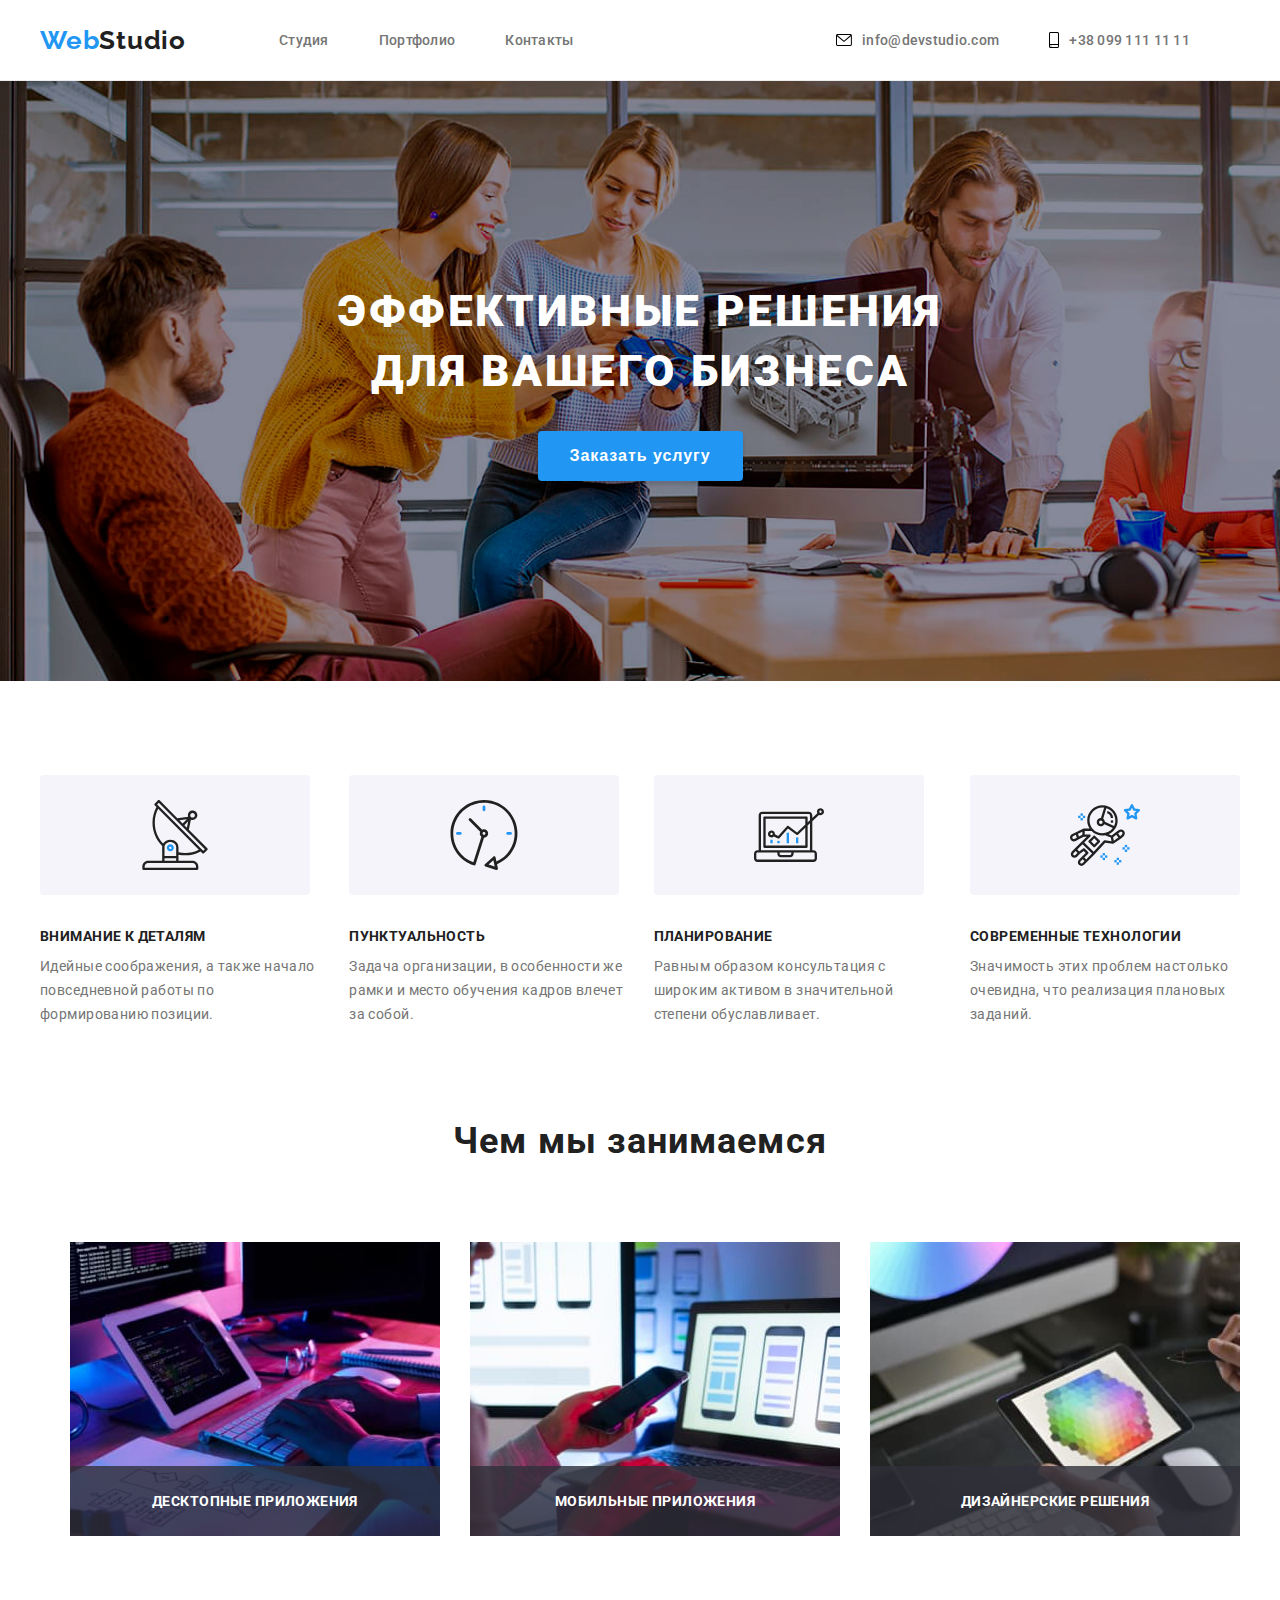
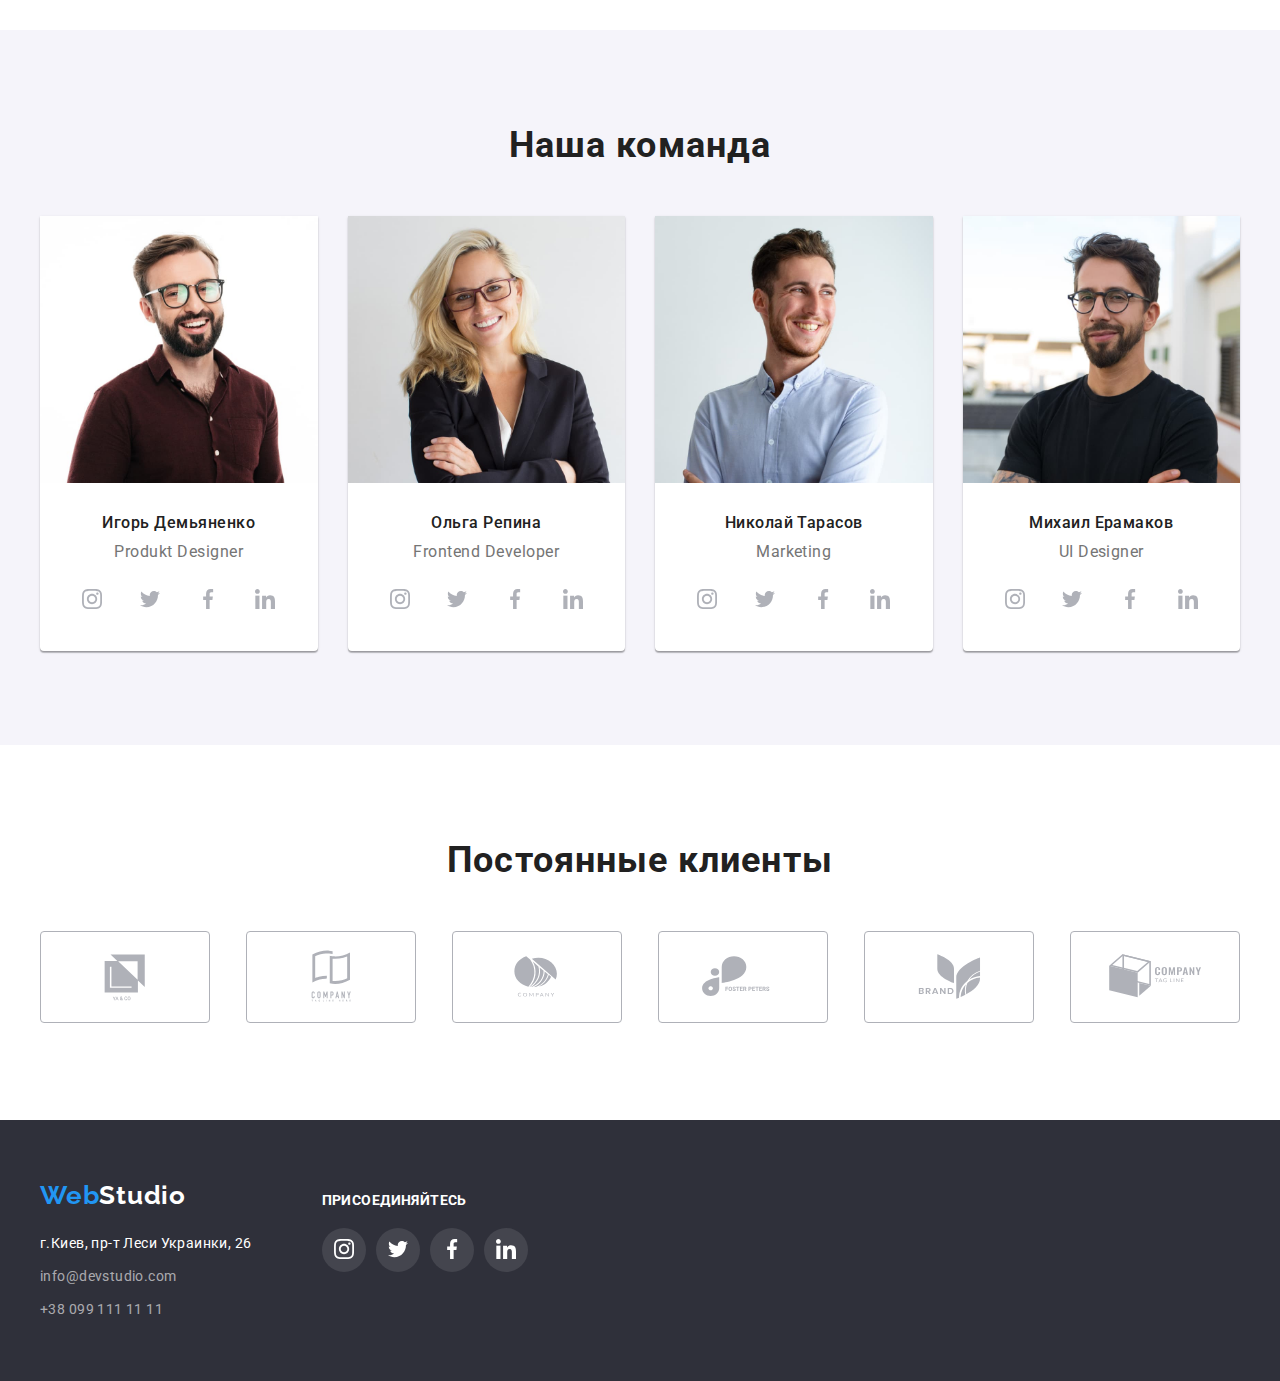
<file: index.html>
<!DOCTYPE html>
<html lang="ru ">
  <head>
    <meta charset="UTF-8" />
    <meta http-equiv="X-UA-Compatible" content="IE=edge" />
    <meta name="viewport" content="width=device-width, initial-scale=1.0" />
    <title>HW1</title>
    <link rel="preconnect" href="https://fonts.googleapis.com" />
    <link rel="preconnect" href="https://fonts.gstatic.com" crossorigin />
    <link
      href="https://fonts.googleapis.com/css2?family=Raleway:wght@700&family=Roboto:wght@400;500;700&display=swap"
      rel="stylesheet"
    />
    <link rel="stylesheet" href="./css/reset.css" />
    <link rel="stylesheet" href="./css/styles.css" />
  </head>
  <body>
    <!-- MODAL -->
    <div class="backdrop is-hidden" data-modal>
      <div class="modal">
        <button data-modal-close class="close-modal-btn" type="button">
          <svg width="11" height="11">
            <use href="./images/sprite.svg#icon-Vector"></use>
          </svg>
        </button>
      </div>
    </div>
    <!-- section Header -->
    <header>
      <div class="container">
        <nav class="nav">
          <a href="index.html" class="logo">Web<span class="color-black">Studio</span></a>
          <ul class="links">
            <li>
              <div>
                <a class="studia" href="index.html">Студия</a>
              </div>
            </li>
            <li>
              <div>
                <a class="studia" href="portfolio.html">Портфолио</a>
              </div>
            </li>
            <li>
              <div><a class="studia" href="/contacts">Контакты</a></div>
            </li>
          </ul>
        </nav>
        <ul class="contacts">
          <div>
            <li class="position">
              <a href="mailto:info@devstudio.com"
                ><svg class="mail-ico" width="16" height="12">
                  <use href="./images/sprite.svg#icon-mail"></use>
                </svg>
                info@devstudio.com
              </a>
            </li>
          </div>
          <div>
            <li class="position">
              <a href="tel:+380991111111">
                <svg class="tel-ico" align="center" width="10" height="16">
                  <use href="./images/sprite.svg#icon-smartphone"></use>
                </svg>
                +38 099 111 11 11
              </a>
            </li>
          </div>
        </ul>
      </div>
    </header>
    <!-- section Основной контент -->
    <main>
      <section class="hero">
        <div class="container">
          <h1 class="hero-title">эффективные решения для вашего бизнеса</h1>
          <button data-modal-open type="button" class="hero-btn">Заказать услугу</button>
        </div>
      </section>

      <!-- section Чем мы занимаемся -->
      <section class="what-we-do">
        <div class="container">
          <div class="details">
            <ul class="details-list">
              <li class="details-num">
                <svg class="details-ico" width="270" height="120">
                  <use href="./images/sprite.svg#icon-antenna"></use>
                </svg>
                <h3>Внимание к деталям</h3>
                <p>
                  Идейные соображения, а также начало повседневной работы по формированию позиции.
                </p>
              </li>
              <li class="details-num">
                <svg class="details-ico" width="270" height="120">
                  <use href="./images/sprite.svg#icon-clock"></use>
                </svg>
                <h3>Пунктуальность</h3>
                <p>
                  Задача организации, в особенности же рамки и место обучения кадров влечет за
                  собой.
                </p>
              </li>
              <li class="details-num">
                <svg class="details-ico" width="270" height="120">
                  <use href="./images/sprite.svg#icon-diagram"></use>
                </svg>
                <h3>Планирование</h3>
                <p>
                  Равным образом консультация с широким активом в значительной степени
                  обуславливает.
                </p>
              </li>
              <li class="details-num">
                <svg class="details-ico" width="270" height="120">
                  <use href="./images/sprite.svg#icon-astronaut"></use>
                </svg>
                <h3>Современные технологии</h3>
                <p>Значимость этих проблем настолько очевидна, что реализация плановых заданий.</p>
              </li>
            </ul>
          </div>
          <h2 class="second-title">Чем мы занимаемся</h2>
          <ul class="what-we-do-list">
            <li>
              <div class="what-we-do-img">
                <img src="images/img.jpg" alt="working from pc" width="370" />
                <div class="what-we-do-text">
                  <h3>Десктопные приложения</h3>
                </div>
              </div>
            </li>
            <li>
              <div class="what-we-do-img">
                <img src="images/img1.jpg" alt="working from laptop" width="370" />
                <div class="what-we-do-text">
                  <h3>Мобильные приложения</h3>
                </div>
              </div>
            </li>
            <li>
              <div class="what-we-do-img">
                <img src="images/img2.jpg" alt="working from tablet" width="370" />
                <div class="what-we-do-text">
                  <h3>Дизайнерские решения</h3>
                </div>
              </div>
            </li>
          </ul>
        </div>
      </section>
      <!-- section наша команда -->
      <section class="our-team">
        <div class="container">
          <h2 class="second-title">Наша команда</h2>
          <ul class="team-list">
            <li class="team-item">
              <img src="images/img3.jpg" alt="Produkt Designer" width="270" />
              <div class="team-item-footer">
                <h3 class="card-name">Игорь Демьяненко</h3>
                <p>Produkt Designer</p>
                <div class="team-social">
                  <ul class="team-social-list">
                    <li class="team-social-btn">
                      <a href="" class="link-social"></a>
                      <svg class="team-social-ico" width="20" height="20">
                        <use href="./images/sprite.svg#icon-instagram"></use>
                      </svg>
                    </li>
                    <li class="team-social-btn">
                      <a href="" class="link-social"></a>
                      <svg class="team-social-ico" width="20" height="20">
                        <use href="./images/sprite.svg#icon-twitter"></use>
                      </svg>
                    </li>
                    <li class="team-social-btn">
                      <a href="" class="link-social"></a>
                      <svg class="team-social-ico" width="20" height="20">
                        <use href="./images/sprite.svg#icon-facebook"></use>
                      </svg>
                    </li>
                    <li class="team-social-btn">
                      <a href="" class="link-social"></a>
                      <svg class="team-social-ico" width="20" height="20">
                        <use href="./images/sprite.svg#icon-linkedin"></use>
                      </svg>
                    </li>
                  </ul>
                </div>
              </div>
            </li>
            <li class="team-item">
              <img src="images/img4.jpg" alt="Frontend Developer" width="270" />
              <div class="team-item-footer">
                <h3 class="card-name">Ольга Репина</h3>
                <p>Frontend Developer</p>
                <div class="team-social">
                  <ul class="team-social-list">
                    <li class="team-social-btn">
                      <a href="" class="link-social"></a>
                      <svg class="team-social-ico" width="20" height="20">
                        <use href="./images/sprite.svg#icon-instagram"></use>
                      </svg>
                    </li>
                    <li class="team-social-btn">
                      <a href="" class="link-social"></a>
                      <svg class="team-social-ico" width="20" height="20">
                        <use href="./images/sprite.svg#icon-twitter"></use>
                      </svg>
                    </li>
                    <li class="team-social-btn">
                      <a href="" class="link-social"></a>
                      <svg class="team-social-ico" width="20" height="20">
                        <use href="./images/sprite.svg#icon-facebook"></use>
                      </svg>
                    </li>
                    <li class="team-social-btn">
                      <a href="" class="link-social"></a>
                      <svg class="team-social-ico" width="20" height="20">
                        <use href="./images/sprite.svg#icon-linkedin"></use>
                      </svg>
                    </li>
                  </ul>
                </div>
              </div>
            </li>
            <li class="team-item">
              <img src="images/img5.jpg" alt="Marketing" width="270" />
              <div class="team-item-footer">
                <h3 class="card-name">Николай Тарасов</h3>
                <p>Marketing</p>
                <div class="team-social">
                  <ul class="team-social-list">
                    <li class="team-social-btn">
                      <a href="" class="link-social"></a>
                      <svg class="team-social-ico" width="20" height="20">
                        <use href="./images/sprite.svg#icon-instagram"></use>
                      </svg>
                    </li>
                    <li class="team-social-btn">
                      <a href="" class="link-social"></a>
                      <svg class="team-social-ico" width="20" height="20">
                        <use href="./images/sprite.svg#icon-twitter"></use>
                      </svg>
                    </li>
                    <li class="team-social-btn">
                      <a href="" class="link-social"></a>
                      <svg class="team-social-ico" width="20" height="20">
                        <use href="./images/sprite.svg#icon-facebook"></use>
                      </svg>
                    </li>
                    <li class="team-social-btn">
                      <a href="" class="link-social"></a>
                      <svg class="team-social-ico" width="20" height="20">
                        <use href="./images/sprite.svg#icon-linkedin"></use>
                      </svg>
                    </li>
                  </ul>
                </div>
              </div>
            </li>
            <li class="team-item">
              <img src="images/img6.jpg" alt="UI Designer" width="270" />
              <div class="team-item-footer">
                <h3 class="card-name">Михаил Ерамаков</h3>
                <p>UI Designer</p>
                <div class="team-social">
                  <ul class="team-social-list">
                    <li class="team-social-btn">
                      <a href="" class="link-social"></a>
                      <svg class="team-social-ico" width="20" height="20">
                        <use href="./images/sprite.svg#icon-instagram"></use>
                      </svg>
                    </li>
                    <li class="team-social-btn">
                      <a href="" class="link-social"></a>
                      <svg class="team-social-ico" width="20" height="20">
                        <use href="./images/sprite.svg#icon-twitter"></use>
                      </svg>
                    </li>
                    <li class="team-social-btn">
                      <a href="" class="link-social"></a>
                      <svg class="team-social-ico" width="20" height="20">
                        <use href="./images/sprite.svg#icon-facebook"></use>
                      </svg>
                    </li>
                    <li class="team-social-btn">
                      <a href="" class="link-social"></a>
                      <svg class="team-social-ico" width="20" height="20">
                        <use href="./images/sprite.svg#icon-linkedin"></use>
                      </svg>
                    </li>
                  </ul>
                </div>
              </div>
            </li>
          </ul>
        </div>
      </section>
      <section>
        <div class="container">
          <h2 class="second-title">Постоянные клиенты</h2>

          <ul class="client-list">
            <li>
              <svg class="client-ico" width="170" height="92">
                <use href="./images/sprite.svg#icon-Client1"></use>
              </svg>
            </li>
            <li>
              <svg class="client-ico" width="170" height="92">
                <use href="./images/sprite.svg#icon-Client2"></use>
              </svg>
            </li>
            <li>
              <svg class="client-ico" width="170" height="92">
                <use href="./images/sprite.svg#icon-Client3"></use>
              </svg>
            </li>
            <li>
              <svg class="client-ico" width="170" height="92">
                <use href="./images/sprite.svg#icon-Client4"></use>
              </svg>
            </li>
            <li>
              <svg class="client-ico" width="170" height="92">
                <use href="./images/sprite.svg#icon-Client5"></use>
              </svg>
            </li>
            <li>
              <svg class="client-ico" width="170" height="92">
                <use href="./images/sprite.svg#icon-Client6"></use>
              </svg>
            </li>
          </ul>
        </div>
      </section>
    </main>
    <script src="./js/modal.js"></script>
  </body>

  <footer>
    <section class="hero-footer">
      <div class="container">
        <div class="footer-wraper">
          <div class="footer-contacts">
            <a href="index.html" class="logo">Web<span class="color-white">Studio</span></a>
            <address class="address">г.Киев, пр-т Леси Украинки, 26</address>
            <ul class="contacts-footer">
              <li><a href="mailto:info@devstudio.com">info@devstudio.com</a></li>
              <li><a href="tel:+380991111111">+38 099 111 11 11</a></li>
            </ul>
          </div>

          <div class="footer-social">
            <h3>Присоединяйтесь</h3>
            <ul class="social-list">
              <li>
                <button class="social-btn">
                  <a href="" class="link-social"></a>
                  <svg class="social-ico" width="20" height="20">
                    <use href="./images/sprite.svg#icon-instagram"></use>
                  </svg>
                </button>
              </li>
              <li>
                <button class="social-btn">
                  <a href="" class="link-social"></a>
                  <svg class="social-ico" width="20" height="20">
                    <use href="./images/sprite.svg#icon-twitter"></use>
                  </svg>
                </button>
              </li>
              <li>
                <button class="social-btn">
                  <a href="" class="link-social"></a>
                  <svg class="social-ico" width="20" height="20">
                    <use href="./images/sprite.svg#icon-facebook"></use>
                  </svg>
                </button>
              </li>
              <li>
                <button class="social-btn">
                  <a href="" class="link-social"></a>
                  <svg class="social-ico" width="20" height="20">
                    <use href="./images/sprite.svg#icon-linkedin"></use>
                  </svg>
                </button>
              </li>
            </ul>
          </div>
        </div>
      </div>
    </section>
  </footer>
</html>
</file>
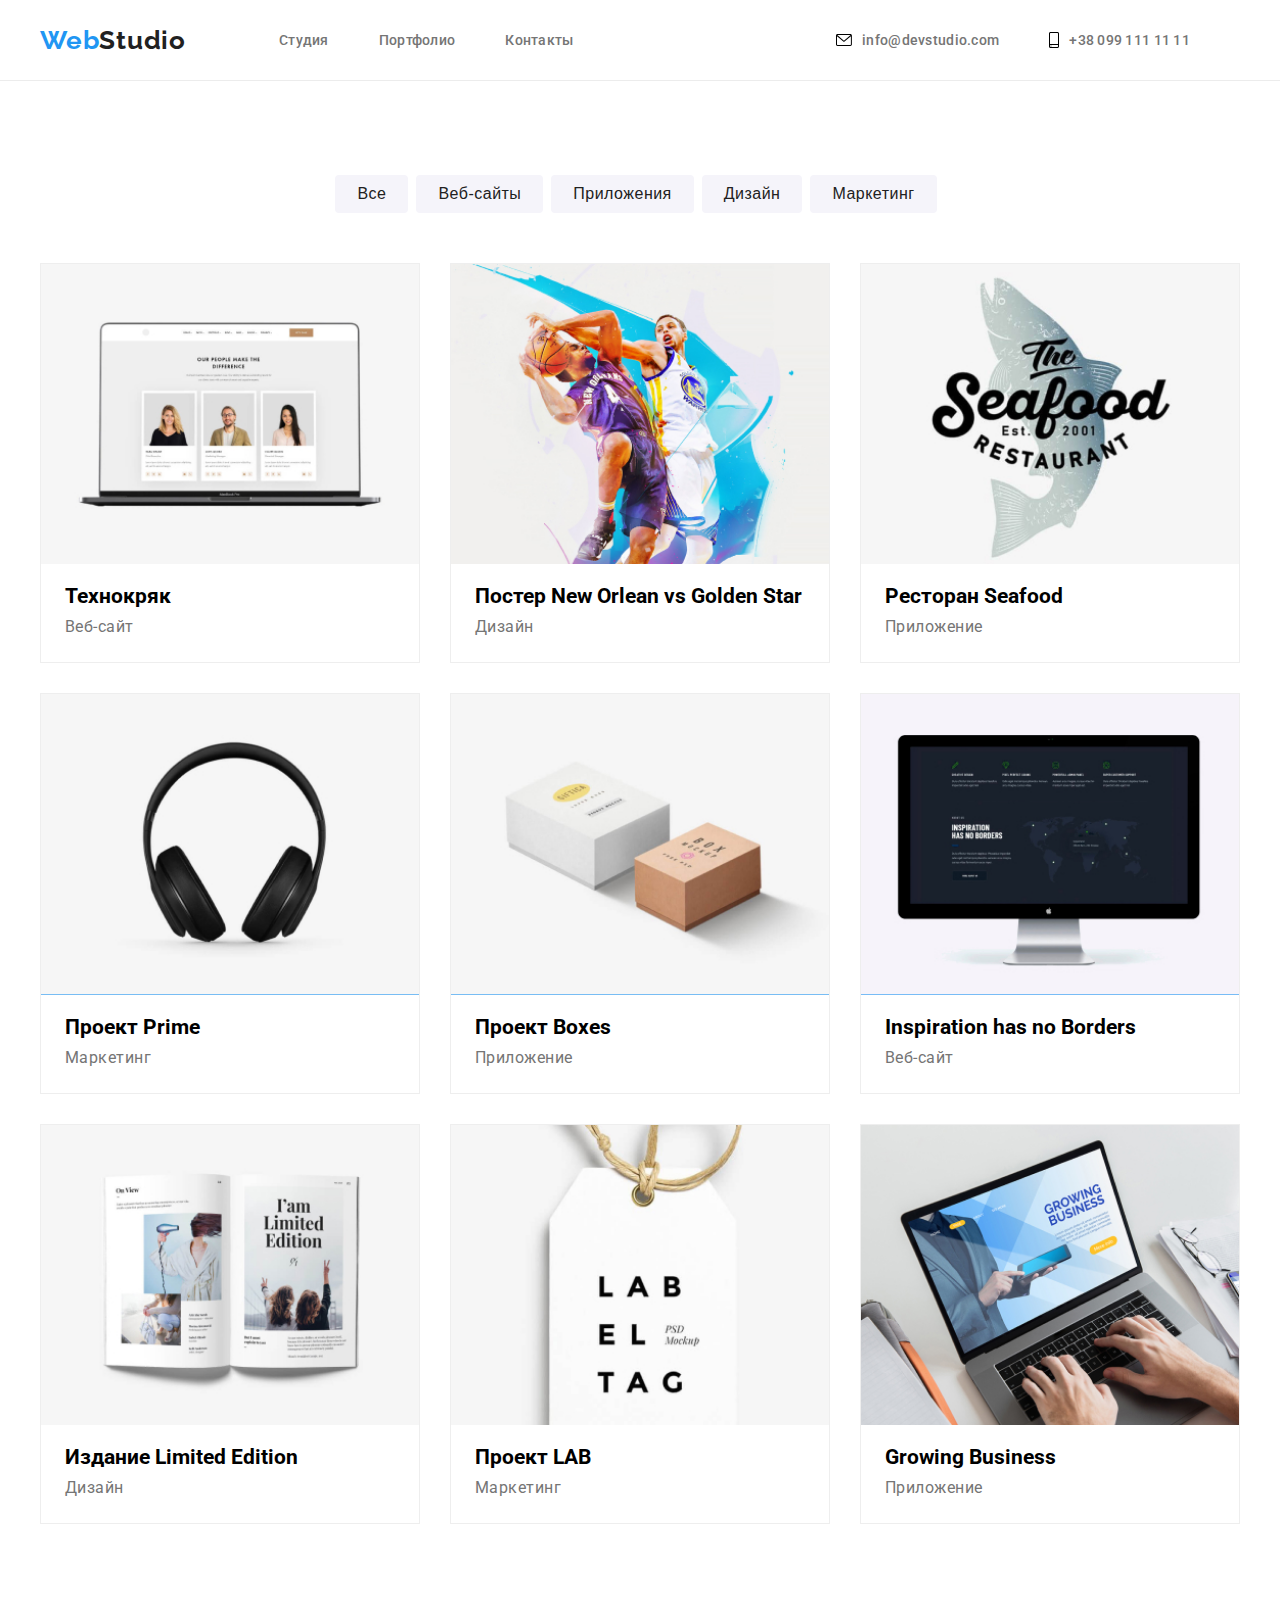
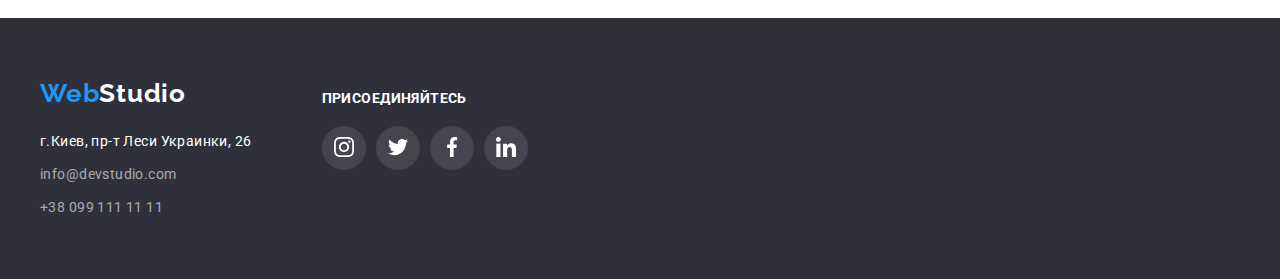
<file: portfolio.html>
<!DOCTYPE html>
<html lang="ru ">
  <head>
    <meta charset="UTF-8" />
    <meta http-equiv="X-UA-Compatible" content="IE=edge" />
    <meta name="viewport" content="width=device-width, initial-scale=1.0" />
    <title>HW2</title>
    <link rel="preconnect" href="https://fonts.googleapis.com" />
    <link rel="preconnect" href="https://fonts.gstatic.com" crossorigin />
    <link
      href="https://fonts.googleapis.com/css2?family=Raleway:wght@700&family=Roboto:wght@400;500;700&display=swap"
      rel="stylesheet"
    />
    <link rel="stylesheet" href="./css/reset.css" />
    <link rel="stylesheet" href="./css/styles.css" />
  </head>
  <body>
    <header>
      <div class="container">
        <nav class="nav">
          <a href="index.html" class="logo">Web<span class="color-black">Studio</span></a>
          <ul class="links">
            <li>
              <div>
                <a class="studia" href="index.html">Студия</a>
              </div>
            </li>
            <li>
              <div>
                <a class="studia" href="portfolio.html">Портфолио</a>
              </div>
            </li>
            <li>
              <div><a class="studia" href="/contacts">Контакты</a></div>
            </li>
          </ul>
        </nav>
        <ul class="contacts">
          <div>
            <li class="position">
              <a href="mailto:info@devstudio.com"
                ><svg class="mail-ico" width="16" height="12">
                  <use href="./images/sprite.svg#icon-mail"></use>
                </svg>
                info@devstudio.com
              </a>
            </li>
          </div>
          <div>
            <li class="position">
              <a href="tel:+380991111111">
                <svg class="tel-ico" align="center" width="10" height="16">
                  <use href="./images/sprite.svg#icon-smartphone"></use>
                </svg>
                +38 099 111 11 11
              </a>
            </li>
          </div>
        </ul>
      </div>
    </header>
    <!-- section Основной контент -->
    <main>
      <section>
        <!-- <h1>Портфолио</h1> -->
        <div class="container">
          <ul class="portfolio-btn">
            <li><button type="button">Все</button></li>
            <li><button type="button">Веб-сайты</button></li>
            <li><button type="button">Приложения</button></li>
            <li><button type="button">Дизайн</button></li>
            <li><button type="button">Маркетинг</button></li>
          </ul>

          <ul class="portfolio-list">
            <li class="item">
              <article class="card">
                <div class="card-thumb">
                  <div class="overlay-text">
                    <p>
                      Технокряк это современная площадка распространения коронавируса. Компании
                      используют эту платформу для цифрового шпионажа и атак на защищённые сервера
                      конкурентов.
                    </p>
                  </div>

                  <a href="#">
                    <img src="./images/img7.jpg" alt="img" />
                  </a>
                </div>
                <div class="card-footer">
                  <h2 class="card-heading">Технокряк</h2>
                  <p class="card-text">Веб-сайт</p>
                </div>
              </article>
            </li>

            <li class="item">
              <article class="card">
                <div class="card-thumb">
                  <div class="overlay-text">
                    <p>
                      Технокряк это современная площадка распространения коронавируса. Компании
                      используют эту платформу для цифрового шпионажа и атак на защищённые сервера
                      конкурентов.
                    </p>
                  </div>
                  <a href="#">
                    <img src="./images/img8.jpg" alt="img" width="370" />
                  </a>
                </div>
                <div class="card-footer">
                  <h2 class="card-heading">Постер New Orlean vs Golden Star</h2>
                  <p class="card-text">Дизайн</p>
                </div>
              </article>
            </li>

            <li class="item">
              <article class="card">
                <div class="card-thumb">
                  <div class="overlay-text">
                    <p>
                      Технокряк это современная площадка распространения коронавируса. Компании
                      используют эту платформу для цифрового шпионажа и атак на защищённые сервера
                      конкурентов.
                    </p>
                  </div>
                  <a href="#">
                    <img src="./images/img9.jpg" alt="img" width="370" />
                  </a>
                </div>
                <div class="card-footer">
                  <h2 class="card-heading">Ресторан Seafood</h2>
                  <p class="card-text">Приложение</p>
                </div>
              </article>
            </li>

            <li class="item">
              <article class="card">
                <div class="card-thumb">
                  <div class="overlay-text">
                    <p>
                      Технокряк это современная площадка распространения коронавируса. Компании
                      используют эту платформу для цифрового шпионажа и атак на защищённые сервера
                      конкурентов.
                    </p>
                  </div>
                  <a href="#">
                    <img src="./images/img10.jpg" alt="img" width="370" />
                  </a>
                </div>
                <div class="card-footer">
                  <h2 class="card-heading">Проект Prime</h2>
                  <p class="card-text">Маркетинг</p>
                </div>
              </article>
            </li>

            <li class="item">
              <article class="card">
                <div class="card-thumb">
                  <div class="overlay-text">
                    <p>
                      Технокряк это современная площадка распространения коронавируса. Компании
                      используют эту платформу для цифрового шпионажа и атак на защищённые сервера
                      конкурентов.
                    </p>
                  </div>
                  <a href="#">
                    <img src="./images/img11.jpg" alt="img" width="370" />
                  </a>
                </div>
                <div class="card-footer">
                  <h2 class="card-heading">Проект Boxes</h2>
                  <p class="card-text">Приложение</p>
                </div>
              </article>
            </li>

            <li class="item">
              <article class="card">
                <div class="card-thumb">
                  <div class="overlay-text">
                    <p>
                      Технокряк это современная площадка распространения коронавируса. Компании
                      используют эту платформу для цифрового шпионажа и атак на защищённые сервера
                      конкурентов.
                    </p>
                  </div>
                  <a href="#">
                    <img src="./images/img12.jpg" alt="img" width="370" />
                  </a>
                </div>
                <div class="card-footer">
                  <h2 class="card-heading">Inspiration has no Borders</h2>
                  <p class="card-text">Веб-сайт</p>
                </div>
              </article>
            </li>

            <li class="item">
              <article class="card">
                <div class="card-thumb">
                  <div class="overlay-text">
                    <p>
                      Технокряк это современная площадка распространения коронавируса. Компании
                      используют эту платформу для цифрового шпионажа и атак на защищённые сервера
                      конкурентов.
                    </p>
                  </div>
                  <a href="#">
                    <img src="./images/img13.jpg" alt="img" width="370" />
                  </a>
                </div>
                <div class="card-footer">
                  <h2 class="card-heading">Издание Limited Edition</h2>
                  <p class="card-text">Дизайн</p>
                </div>
              </article>
            </li>

            <li class="item">
              <article class="card">
                <div class="card-thumb">
                  <div class="overlay-text">
                    <p>
                      Технокряк это современная площадка распространения коронавируса. Компании
                      используют эту платформу для цифрового шпионажа и атак на защищённые сервера
                      конкурентов.
                    </p>
                  </div>
                  <a href="#">
                    <img src="./images/img14.jpg" alt="img" width="370" />
                  </a>
                </div>
                <div class="card-footer">
                  <h2 class="card-heading">Проект LAB</h2>
                  <p class="card-text">Маркетинг</p>
                </div>
              </article>
            </li>

            <li class="item">
              <article class="card">
                <div class="card-thumb">
                  <div class="overlay-text">
                    <p>
                      Технокряк это современная площадка распространения коронавируса. Компании
                      используют эту платформу для цифрового шпионажа и атак на защищённые сервера
                      конкурентов.
                    </p>
                  </div>
                  <a href="#">
                    <img src="./images/img15.jpg" alt="img" width="370" />
                  </a>
                </div>
                <div class="card-footer">
                  <h2 class="card-heading">Growing Business</h2>
                  <p class="card-text">Приложение</p>
                </div>
              </article>
            </li>
          </ul>
        </div>
      </section>
    </main>
    <script src="./js/modal.js"></script>
  </body>

  <footer>
    <section class="hero-footer">
      <div class="container">
        <div class="footer-wraper">
          <div class="footer-contacts">
            <a href="index.html" class="logo">Web<span class="color-white">Studio</span></a>
            <address class="address">г.Киев, пр-т Леси Украинки, 26</address>
            <ul class="contacts-footer">
              <li><a href="mailto:info@devstudio.com">info@devstudio.com</a></li>
              <li><a href="tel:+380991111111">+38 099 111 11 11</a></li>
            </ul>
          </div>

          <div class="footer-social">
            <h3>Присоединяйтесь</h3>
            <ul class="social-list">
              <li>
                <button class="social-btn">
                  <a href="" class="link-social"></a>
                  <svg class="social-ico" width="20" height="20">
                    <use href="./images/sprite.svg#icon-instagram"></use>
                  </svg>
                </button>
              </li>
              <li>
                <button class="social-btn">
                  <a href="" class="link-social"></a>
                  <svg class="social-ico" width="20" height="20">
                    <use href="./images/sprite.svg#icon-twitter"></use>
                  </svg>
                </button>
              </li>
              <li>
                <button class="social-btn">
                  <a href="" class="link-social"></a>
                  <svg class="social-ico" width="20" height="20">
                    <use href="./images/sprite.svg#icon-facebook"></use>
                  </svg>
                </button>
              </li>
              <li>
                <button class="social-btn">
                  <a href="" class="link-social"></a>
                  <svg class="social-ico" width="20" height="20">
                    <use href="./images/sprite.svg#icon-linkedin"></use>
                  </svg>
                </button>
              </li>
            </ul>
          </div>
        </div>
      </div>
    </section>
  </footer>
</html>
</file>
<file: css/styles.css>
:root {
  --main-color: #212121;
  --sec-color: #757575;
  --active-color: #2196f3;
  --white-color: #ffffff;
}

:hover,
:focus {
  transition-duration: 250ms;
  transition-timing-function: cubic-bezier(0.4, 0, 0.2, 1);
}

body {
  font-family: 'Roboto', sans-serif;
  font-size: 14px;
  /* font-family: normal; */
}
.backdrop {
  position: fixed;
  top: 0;
  left: 0;
  width: 100%;
  height: 100%;
  background: rgba(0, 0, 0, 0.2);
  z-index: 1;
}
.backdrop {
  opacity: 1;

  transform: scale(1);
  transition-duration: 0.5s;
}
.backdrop.is-hidden {
  opacity: 0;
  pointer-events: none;
  transform: scale(0);
  transition-duration: 0.5s;
}

.modal {
  position: absolute;
  top: 50%;
  left: 50%;
  transform: translate(-50%, -50%);
  height: 581px;
  width: 528px;
  background: #ffffff;
  box-shadow: 0px 1px 3px rgba(0, 0, 0, 0.12), 0px 1px 1px rgba(0, 0, 0, 0.14),
    0px 2px 1px rgba(0, 0, 0, 0.2);
  border-radius: 4px;
}
.close-modal-btn {
  width: 30px;
  height: 30px;
  background: #ffffff;
  border: 1px solid rgba(0, 0, 0, 0.1);
  border-radius: 50%;
  float: right;
  margin: 8px;
}

img {
  display: block;
  /* max-width: 100%; */
  height: auto;
  width: 100%;
}
section {
  padding: 94px 0;
  /* border: 1px solid green; */
}

.container {
  width: 1200px;
  margin: 0 auto;
  /* padding: 0 15px; */
  /* border: 1px solid red; */
}

header {
  border-bottom: 1px solid #ececec;
}

.nav,
.links,
.contacts,
header .container {
  display: flex;
  justify-content: space-between;
}
header .logo {
  margin-right: 93px;
  display: flex;
  align-items: center;
  font-family: Raleway, sans-serif;
  font-weight: bold;
  font-size: 26px;
  line-height: calc(31 / 26);
  letter-spacing: 0.03em;
  color: var(--active-color);
}

.color-black {
  color: var(--main-color);
}

.contacts a,
.links a {
  font-weight: 500;
  font-size: 14px;
  line-height: calc(16 / 14);
  letter-spacing: 0.02em;
  color: var(--sec-color);
  padding: 32px 0;
  display: inline-block;
}
.links div {
  margin-right: 50px;
}
.contacts div {
  margin-right: 50px;
}

.links div {
  position: relative;
}

.links a:hover:after {
  content: '';
  position: absolute;

  top: 77px;
  left: 0px;
  width: 100%;
  height: 4px;
  background-color: #2196f3;
  border-radius: 2px;
}

.contacts a:hover,
.contacts a:focus,
.links a:hover,
.links a:focus {
  color: var(--active-color);
  fill: var(--active-color);
}
.mail-ico,
.tel-ico {
  margin-right: 10px;
}

.position a {
  display: inline-flex;
  align-items: center;
}

.hero {
  /* background: #2f303a; */
  background-image: url('../images/img16.jpg');
  background-repeat: no-repeat;
  background-size: cover;
}

.hero .container {
  padding: 106px 0;
}

.hero-title {
  font-size: 44px;
  color: var(--white-color);
  text-transform: uppercase;
  font-weight: 900;
  font-size: 44px;
  line-height: calc(60 / 44);
  text-align: center;
  letter-spacing: 0.06em;
  max-width: 650px;
  margin: 0 auto;
  margin-bottom: 30px;
}

.hero-btn {
  padding: 10px 32px;
  border-radius: 4px;
  margin: 0 auto;
  display: block;
  background: var(--active-color);
  box-shadow: 0px 4px 4px rgba(0, 0, 0, 0.15);
  font-weight: bold;
  font-size: 16px;
  line-height: calc(30 / 16);
  letter-spacing: 0.06em;
  color: var(--white-color);
}

.hero-btn:hover,
.hero-btn:focus {
  background: #188ce8;
}
.details {
  margin-bottom: 94px;
}

.details h3 {
  font-size: 14px;
  line-height: calc(16 / 14);
  letter-spacing: 0.03em;
  text-transform: uppercase;
  color: var(--main-color);
  margin-bottom: 10px;
}
.details p {
  font-size: 14px;
  line-height: 24px;
  letter-spacing: 0.03em;
  color: #757575;
}

.details-list {
  display: flex;
  margin: 0 -15px;
}

.details-num {
  margin: 0 15px;
}

.details-ico {
  background: #f5f4fa;
  border-radius: 4px;
  padding: 25px;
  margin-bottom: 30px;
}

.second-title {
  font-weight: bold;
  font-size: 36px;
  line-height: calc(42 / 36);
  text-align: center;
  letter-spacing: 0.03em;
  color: #212121;
  padding-bottom: 50px;
}
.what-we-do-list h3 {
  font-weight: bold;
  font-size: 14px;
  line-height: 16px;
  text-align: center;
  letter-spacing: 0.03em;
  text-transform: uppercase;
  color: var(--white-color);
}

.what-we-do-img {
  position: relative;
}

.what-we-do-text {
  background-color: rgba(47, 48, 58, 0.8);
  width: 100%;
  position: absolute;
  bottom: 0;
  text-align: center;
  padding: 27px;
}

.what-we-do-list {
  display: flex;
}
.what-we-do-list li {
  flex-basis: calc(100% / 3 - 30px);
  margin-left: 30px;
  margin-top: 30px;
}
.container .team-list {
  display: flex;
  margin: 0 -15px;
}

.our-team {
  background: #f5f4fa;
}

.team-item-footer {
  padding: 30px;
  text-align: center;
}
.team-item-footer h3 {
  padding-bottom: 10px;
}
.team-item-footer p {
  font-weight: normal;
  font-size: 16px;
  line-height: 19px;
  text-align: center;
  letter-spacing: 0.03em;
  color: #757575;
}
.card-name {
  font-weight: 500;
  font-size: 16px;
  line-height: 19px;
  letter-spacing: 0.03em;
  color: #212121;
}
.team-item {
  background: #ffffff;
  box-shadow: 0px 1px 3px rgba(0, 0, 0, 0.12), 0px 1px 1px rgba(0, 0, 0, 0.14),
    0px 2px 1px rgba(0, 0, 0, 0.2);
  border-radius: 0px 0px 4px 4px;
  margin: 0 15px;
}

.portfolio-btn {
  display: flex;
  justify-content: center;
  align-items: center;
  margin-bottom: 50px;
}
.portfolio-btn button {
  padding: 6px 22px;
  border-radius: 4px;
  background: #f5f4fa;
  font-weight: 500;
  font-size: 16px;
  line-height: calc(26 / 16);
  letter-spacing: 0.03em;
  color: var(--main-color);
  width: auto;
  cursor: pointer;
  margin-right: 8px;
}

.portfolio-btn button:hover,
.portfolio-btn button:focus {
  background: var(--active-color);
  color: var(--white-color);
  box-shadow: 0px 3px 1px rgba(0, 0, 0, 0.1), 0px 1px 2px rgba(0, 0, 0, 0.08),
    0px 2px 2px rgba(0, 0, 0, 0.12);
}

.card {
  border: 1px solid #eeeeee;
}
.card-thumb {
  position: relative;
  overflow: hidden;
}
.overlay-text {
  font-weight: normal;
  font-size: 18px;
  line-height: 28px;
  letter-spacing: 0.03em;
  color: #ffffff;
  padding: 63px 24px;
}
.overlay-text {
  position: absolute;
  width: 100%;
  height: 100%;
  background: rgba(33, 150, 243, 0.9);
  transform: translateY(100%);
  transition: 250ms cubic-bezier(0.4, 0, 0.2, 1);
}
.card:hover .overlay-text {
  transform: translateY(0);
}

.card:hover,
.card:focus {
  box-shadow: 0px 1px 1px rgba(0, 0, 0, 0.12), 0px 4px 4px rgba(0, 0, 0, 0.06),
    1px 4px 6px rgba(0, 0, 0, 0.16);
}
.portfolio-list {
  display: flex;
  flex-wrap: wrap;
  justify-content: space-between;
  margin-left: -30px;
  margin-top: -30px;
}

.portfolio-list .item {
  flex-basis: calc(100% / 3 - 30px);
  margin-left: 30px;
  margin-top: 30px;
}
.card-footer {
  padding: 20px 24px;
}
.card-heading {
  margin-bottom: 4px;
}
.card-text {
  font-weight: normal;
  font-size: 16px;
  line-height: 30px;
  letter-spacing: 0.03em;
  color: #757575;
}

.team-social-list {
  display: flex;
  flex-wrap: wrap;
  justify-content: space-between;
  margin-top: 16px;
}
.team-social-ico {
  fill: #afb1b8;
  margin-top: 12px;
}
.team-social-btn:hover .team-social-ico,
.team-social-btn:focus .team-social-ico {
  fill: var(--white-color);
}

.team-social-btn {
  width: 44px;
  height: 44px;
  background: rgba(255, 255, 255, 0.1);
  border-radius: 50%;
}
.team-social-btn:hover,
.team-social-btn:focus {
  background: var(--active-color);
}

.client-list {
  display: flex;
  flex-wrap: wrap;
  justify-content: space-between;
}

.client-ico {
  border: 1px solid #afb1b8;
  box-sizing: border-box;
  border-radius: 4px;
  fill: #afb1b8;
}

.client-ico:hover,
.client-ico:focus {
  fill: var(--active-color);
  border: 1px solid var(--active-color);
}

/* footer */

footer .logo {
  font-family: Raleway, sans-serif;
  font-weight: bold;
  font-size: 26px;
  line-height: calc(31 / 26);
  letter-spacing: 0.03em;
  color: var(--active-color);
  display: inline-block;
  margin-bottom: 20px;
}

.color-white {
  color: var(--white-color);
}

.contacts-footer a {
  margin-top: 9px;
  display: inline-block;
  font-weight: normal;
  font-size: 14px;
  line-height: 24px;
  letter-spacing: 0.03em;
  color: rgba(255, 255, 255, 0.6);
}

.contacts-footer a:hover,
.contacts-footer a:focus {
  color: var(--active-color);
}

.address {
  font-style: normal;
  font-size: 14px;
  line-height: calc(24 / 14);
  letter-spacing: 0.03em;
  color: var(--white-color);
}

.hero-footer {
  padding: 60px 0;
  background: #2f303a;
}
.footer-wraper {
  display: flex;
  flex-wrap: wrap;
  justify-content: flex-start;
}

.footer-contacts {
  margin-right: 70px;
}
.footer-social h3 {
  font-weight: bold;
  font-size: 14px;
  line-height: 16px;
  letter-spacing: 0.03em;
  text-transform: uppercase;
  color: var(--white-color);
  margin-top: 12px;
}
.social-list {
  display: flex;
  flex-wrap: wrap;
  justify-content: flex-start;
  margin-top: 20px;
}

.social-ico {
  fill: #ffffff;
}

.social-btn {
  width: 44px;
  height: 44px;
  background: rgba(255, 255, 255, 0.1);
  border-radius: 50%;
  margin-right: 10px;
}

.social-btn:hover {
  background: var(--active-color);
}
</file>
